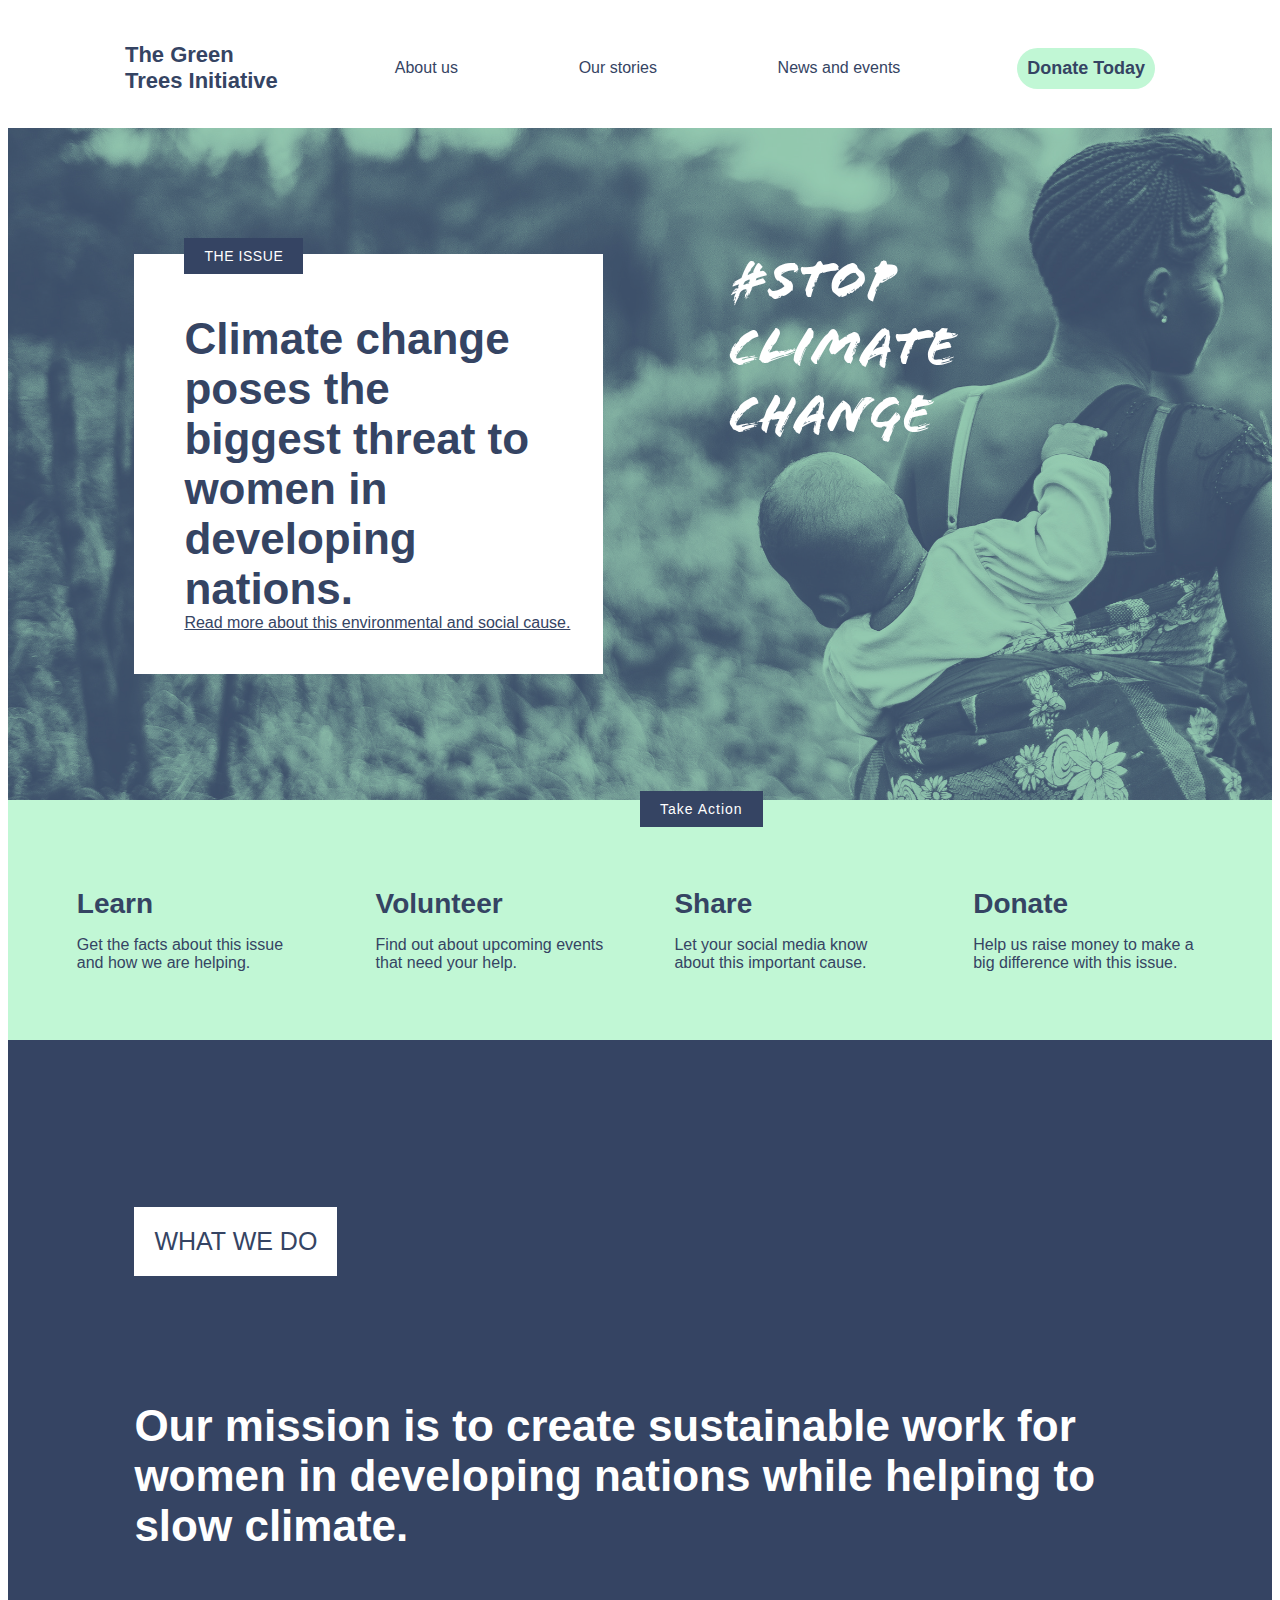
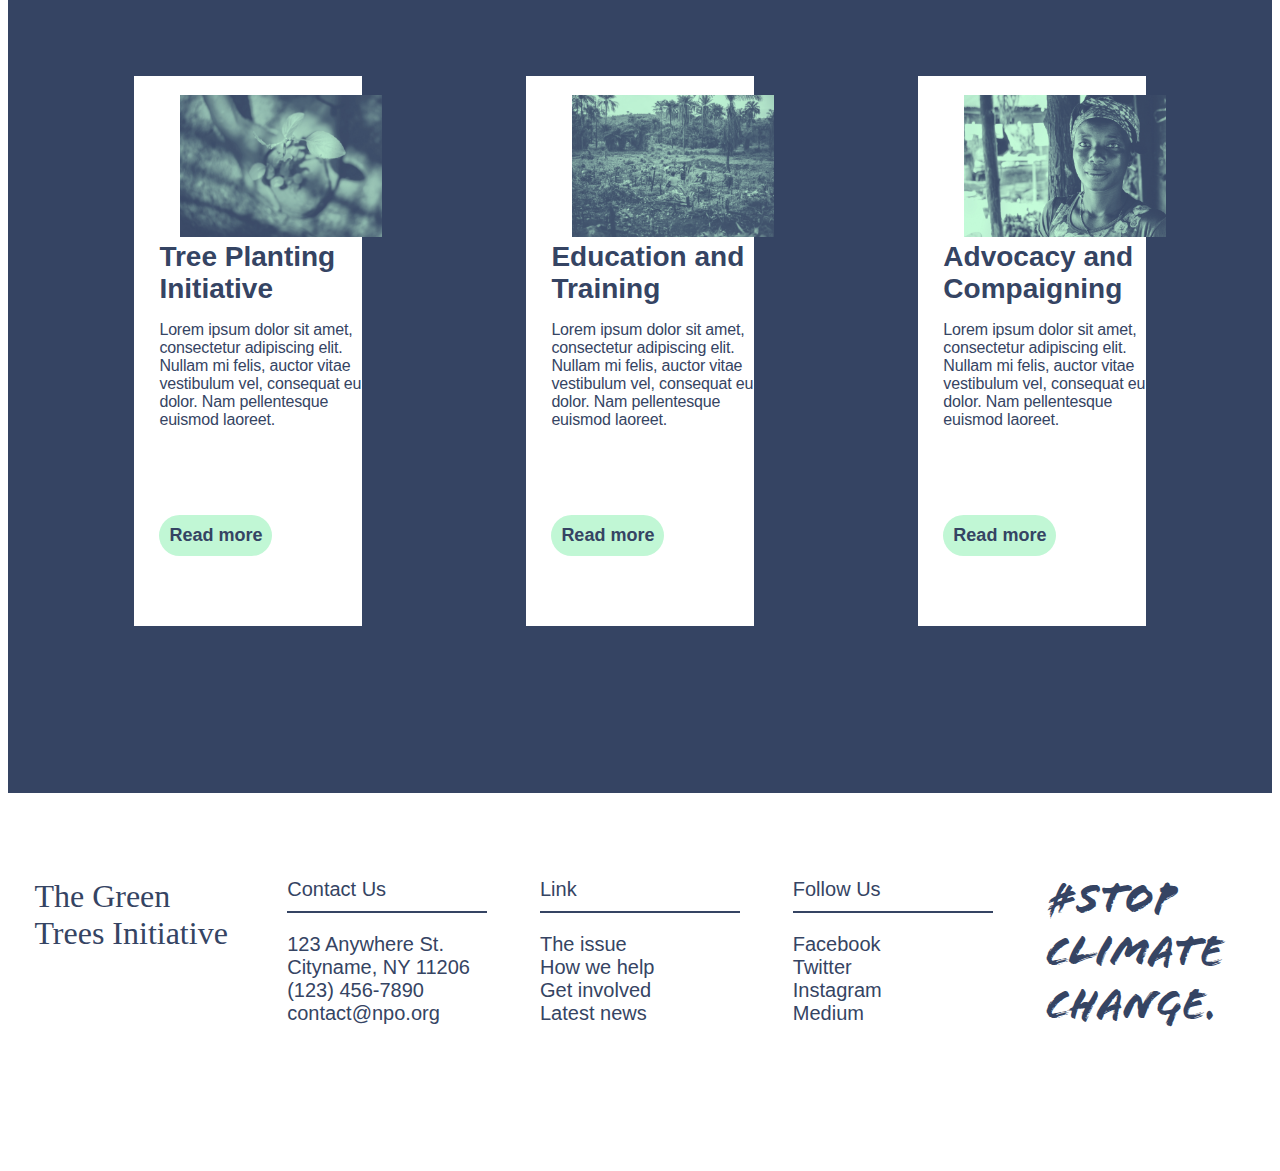
<file: index.html>
<!DOCTYPE html>
<html lang="en">
  <head>
    <meta charset="UTF-8" />
    <meta name="viewport" content="width=device-width, initial-scale=1.0" />
    <meta name="description" content="Professional Web Design" />
    <meta name="author" content="Vaibhav Srivastava" />
    <title>Green Tree Initiative | Welcome</title>
    <link rel="stylesheet" href="./css/style.css" />
  </head>
  <body>
    <header>
      <div class="container-1">
        <nav> 
          <span class="branding">The Green <br> Trees Initiative</span>
          <div class="nav-links">
          <a href="about.html">About us</a>
          <a href="stories.html">Our stories</a>
          <a href="news.html">News and events</a>
          </div>
          <button><a href="donate.html">Donate Today</a></button>
        </nav>
    </header>
     <section id="showcase-1">
       <div class="container-2">
        <div class="white-box">
          <span>THE ISSUE</span>
          <p>
            Climate change poses the biggest threat to women in developing
            nations.
          </p>
          <a href="about.html"
            >Read more about this environmental and social cause.</a
          >
      </div>
      <div class="logo">
        <span>#STOP CLIMATE CHANGE</span>
      </div>
       </div>
    </section>
      <section id="showcase-2">
        <span>Take Action</span>
      <div class="container-3">
          <div class="learn">
            <a href="learn.html">Learn</a>
            <p>Get the facts about this issue and how we are helping.</p>
          </div>
          <div class="volunteer">
            <a href="volunteer.html">Volunteer</a>
            <p>Find out about upcoming events that need your help.</p>
          </div>
          <div class="share">
            <a href="share.html">Share</a>
            <p>Let your social media know about this important cause.</p>
          </div>
          <div class="donate">
            <a href="donate.html">Donate</a>
            <p>Help us raise money to make a big difference with this issue.</p>
          </div>
      </div>
    </section>
   <section id="showcase-3">  
    <div class="container-4">
      <div class="whatwedo"><span>WHAT WE DO</span></div>
      <div class="mission"><p>
        Our mission is to create sustainable work for women in developing
        nations while helping to slow climate.
      </p></div>
        
        <div class="positioning">
          <div class="content-a">
            <div class="subbox">
              <div class="img">
                <img src="img/tree-planting.png" alt="tree-planting" />
              </div>
              <div class="msg">
                <span>Tree Planting Initiative</span>
              <p>
                Lorem ipsum dolor sit amet, consectetur adipiscing elit. Nullam mi
                felis, auctor vitae vestibulum vel, consequat eu dolor. Nam
                pellentesque euismod laoreet.
              </p>
              </div>
            </div>
            
            <button class="button">Read more</button>
          </div>
          <div class="content-b">
            <div class="subbox">
              <div class="img">
                <img src="img/education-training.png" alt="education-training" />
              </div>
              <div class="msg"><span>Education and Training</span>
                <p>
                  Lorem ipsum dolor sit amet, consectetur adipiscing elit. Nullam mi
                  felis, auctor vitae vestibulum vel, consequat eu dolor. Nam
                  pellentesque euismod laoreet.
                </p></div>
            </div>
            <button class="button">Read more</button>
          </div>
          <div class="content-c">
            <div class="subbox">
              <div class="img">
                <img src="img/advocacy.png" alt="advocacy" />
              </div>
              <div class="msg"><span>Advocacy and Compaigning</span>
                <p>
                  Lorem ipsum dolor sit amet, consectetur adipiscing elit. Nullam mi
                  felis, auctor vitae vestibulum vel, consequat eu dolor. Nam
                  pellentesque euismod laoreet.
                </p></div>
            </div>

            <button class="button">Read more</button>
          </div>
        </div>
      </div>
    </section>
    <footer>
      <div class="container-5">
        <div class="box-1">
          <span>
            The Green Trees Initiative
          </span>
        </div>
        <div class="contact">
          <span>Contact Us</span>

          <hr />
          <p>
            123 Anywhere St. <br />
            Cityname, NY 11206 <br />
            (123) 456-7890 <br />
            contact@npo.org
          </p>
        </div>
        <div class="link">
          <span>Link</span>

          <hr />
          <p>
            The issue <br />
            How we help <br />
            Get involved <br />
            Latest news
          </p>
        </div>
        <div class="follow">
          <span>Follow Us</span>

          <hr />
          <p>
            Facebook <br />
            Twitter <br />
            Instagram <br />
            Medium
          </p>
        </div>
        <div class="logo-2">
          <article>#STOP CLIMATE CHANGE.</article>
        </div>
      </div>
    </footer>
  </body>
</html>
</file>
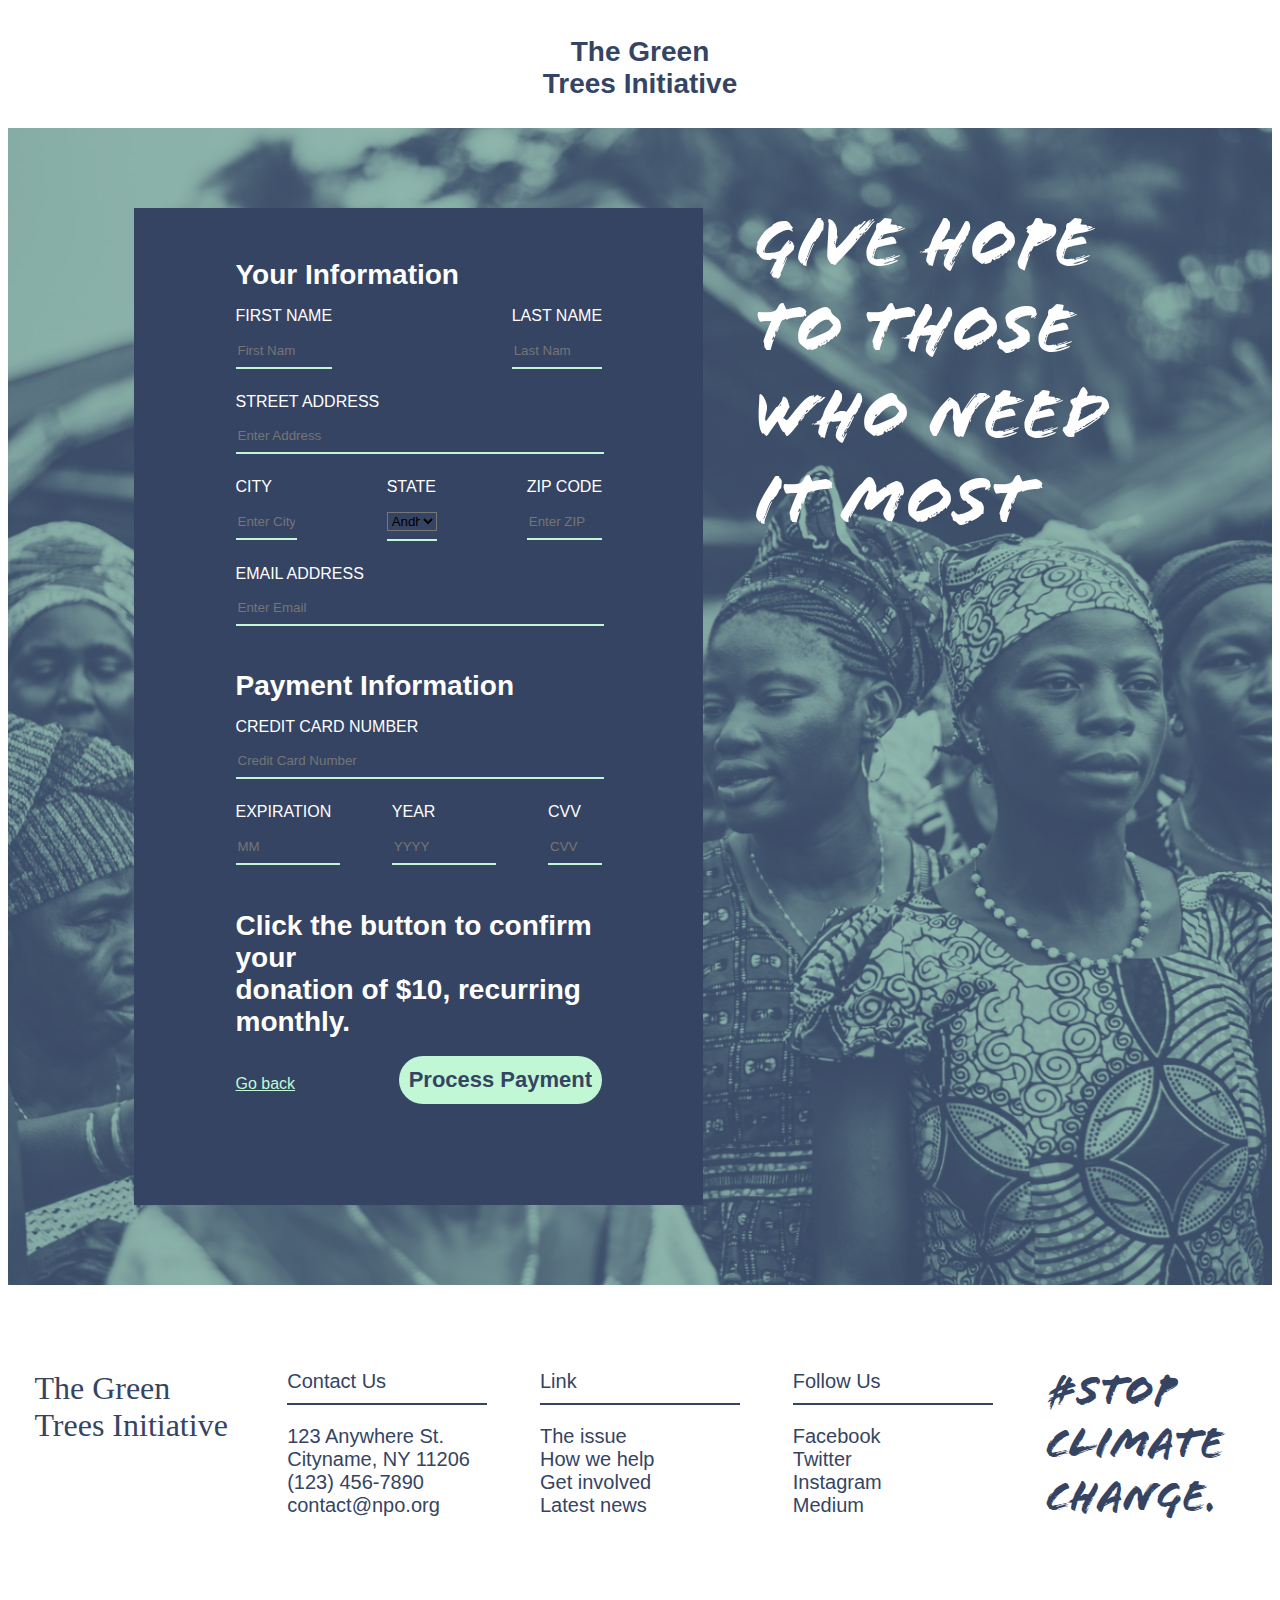
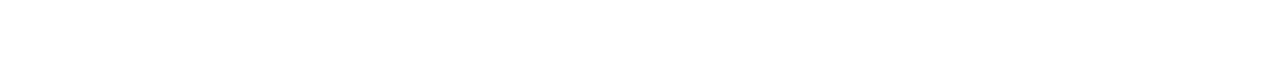
<file: donate.html>
<!DOCTYPE html>
<html lang="en">
  <head>
    <meta charset="UTF-8" />
    <meta name="viewport" content="width=device-width, initial-scale=1.0" />
    <title>Payment Page</title>
    <link rel="stylesheet" href="./css/paymentstyle.css" />
  </head>
  <body>
    <header>
      <div class="container">
        <div class="branding">
          <span>The Green<br />Trees Initiative</span>
        </div>
      </div>
    </header>
    <section id="payment-details">
      <div class="container-1">
        <div class="flex-content">
          <div class="info-box">
            <span class="heading-1">Your Information</span>
            <div class="name">
              <div class="first-name">
                <p>FIRST NAME</p>
                <input type="text" placeholder="First Name" size="5" />
                <hr />
              </div>
              <div class="last-name">
                <p>LAST NAME</p>
                <input type="text" placeholder="Last Name" size="5" />
                <hr />
              </div>
            </div>
            <div class="address">
              <p>STREET ADDRESS</p>
              <input type="text" placeholder="Enter Address" />
              <hr class="border" />
            </div>
            <div class="location">
              <div class="city">
                <p>CITY</p>
                <input type="text" placeholder="Enter City" size="5" />
                <hr />
              </div>
              <div class="state">
                <p>STATE</p>
                <select
                  class="”state-form”"
                  style="width: 50px; background-color: #354463;"
                >
                  <option value="”Andhra" Pradesh”>Andhra Pradesh</option>
                  <option value="”Andaman" and Nicobar Islands”
                    >Andaman and Nicobar Islands</option
                  >
                  <option value="”Arunachal" Pradesh”>Arunachal Pradesh</option>
                  <option value="”Assam”">Assam</option>
                  <option value="”Bihar”">Bihar</option>
                  <option value="”Chandigarh”">Chandigarh</option>
                  <option value="”Chhattisgarh”">Chhattisgarh</option>
                  <option value="”Dadar" and Nagar Haveli”
                    >Dadar and Nagar Haveli</option
                  >
                  <option value="”Daman" and Diu”>Daman and Diu</option>
                  <option value="”Delhi”">Delhi</option>
                  <option value="”Lakshadweep”">Lakshadweep</option>
                  <option value="”Puducherry”">Puducherry</option>
                  <option value="”Goa”">Goa</option>
                  <option value="”Gujarat”">Gujarat</option>
                  <option value="”Haryana”">Haryana</option>
                  <option value="”Himachal" Pradesh”>Himachal Pradesh</option>
                  <option value="”Jammu" and Kashmir”>Jammu and Kashmir</option>
                  <option value="”Jharkhand”">Jharkhand</option>
                  <option value="”Karnataka”">Karnataka</option>
                  <option value="”Kerala”">Kerala</option>
                  <option value="”Madhya" Pradesh”>Madhya Pradesh</option>
                  <option value="”Maharashtra”">Maharashtra</option>
                  <option value="”Manipur”">Manipur</option>
                  <option value="”Meghalaya”">Meghalaya</option>
                  <option value="”Mizoram”">Mizoram</option>
                  <option value="”Nagaland”">Nagaland</option>
                  <option value="”Odisha”">Odisha</option>
                  <option value="”Punjab”">Punjab</option>
                  <option value="”Rajasthan”">Rajasthan</option>
                  <option value="”Sikkim”">Sikkim</option>
                  <option value="”Tamil" Nadu”>Tamil Nadu</option>
                  <option value="”Telangana”">Telangana</option>
                  <option value="”Tripura”">Tripura</option>
                  <option value="”Uttar" Pradesh”>Uttar Pradesh</option>
                  <option value="”Uttarakhand”">Uttarakhand</option>
                  <option value="”West" Bengal”>West Bengal</option>
                </select>
                <hr />
              </div>
              <div class="zip">
                <p>ZIP CODE</p>
                <input type="text" placeholder="Enter ZIP" size="5" />
                <hr />
              </div>
            </div>
            <div class="email">
              <p>EMAIL ADDRESS</p>
              <input type="email" placeholder="Enter Email" />
              <hr class="border" />
            </div>
            <span class="payment-info">Payment Information</span>
            <div class="credit-card">
              <p>CREDIT CARD NUMBER</p>
              <input type="number" placeholder="Credit Card Number" />
              <hr class="border" />
            </div>
            <div class="card-details">
              <div class="expiration">
                <p>EXPIRATION</p>
                <input type="number" placeholder="MM" style="width: 100px;" />
                <hr />
              </div>
              <div class="year">
                <p>YEAR</p>
                <input type="number" placeholder="YYYY" style="width: 100px;" />
                <hr />
              </div>
              <div class="security">
                <p>CVV</p>
                <input type="password" placeholder="CVV" style="width: 50px;" />
                <hr />
              </div>
            </div>
            <span class="appeal">
              Click the button to confirm your <br />
              donation of $10, recurring monthly.
            </span>
            <div class="end-buttons">
              <a class="goback" href="index.html">Go back</a>
              <button>Process Payment</button>
            </div>
          </div>
          <span class="title">GIVE HOPE TO THOSE WHO NEED IT MOST</span>
        </div>
      </div>
    </section>
    <footer>
      <div class="container-2">
        <div class="box-1">
          <span>
            The Green Trees Initiative
          </span>
        </div>
        <div class="contact">
          <span>Contact Us</span>

          <hr />
          <p>
            123 Anywhere St. <br />
            Cityname, NY 11206 <br />
            (123) 456-7890 <br />
            contact@npo.org
          </p>
        </div>
        <div class="link">
          <span>Link</span>

          <hr />
          <p>
            The issue <br />
            How we help <br />
            Get involved <br />
            Latest news
          </p>
        </div>
        <div class="follow">
          <span>Follow Us</span>

          <hr />
          <p>
            Facebook <br />
            Twitter <br />
            Instagram <br />
            Medium
          </p>
        </div>
        <div class="logo-2">
          <article>#STOP CLIMATE CHANGE.</article>
        </div>
      </div>
    </footer>
  </body>
</html>
</file>
<file: css/style.css>
@font-face {
  font-family: Flood Std;
  src: url('../img/FloodStd.otf');
}

body {
  font-family: Helvetica;
}

header {
  top: 0px;
  left: 0px;
  width: 100%;
  height: 120px;
  background: #ffffff 0% 0% no-repeat padding-box;
  opacity: 1;
}

.container-1 {
  display: flex;
  justify-content: space-around;
}

nav {
  display: flex;
  justify-content: space-evenly;
  align-items: center;
  height: 120px;
  width: 100%;
}

.branding {
  font: Bold 22px Helvetica;
  color: #354463;
}

.nav-links a {
  color: #354463;
  font: 16px Helvetica;
  display: flex;
  text-decoration: none;
}

.nav-links {
  display: flex;
  flex-direction: row;
  width: 40%;
  justify-content: space-between;
}

nav button {
  background: #c1f7d5 0% 0% no-repeat padding-box;
  border-radius: 100px;
  border: none;
  padding: 10px;
  opacity: 1;
}

nav > button > a {
  font: Bold 18px Helvetica;
  color: #354463;
  text-decoration: none;
}

#showcase-1 {
  background: transparent url('../img/annie-spratt-135307-unsplash.png') 0% 0%
    no-repeat padding-box;
  background-color: #354463;
  background-size: cover;
  height: 672px;
  opacity: 1;
}

.container-2 {
  display: flex;
  height: 672px;
  justify-content: center;
}

.white-box {
  position: relative;
  background-color: #ffffff;
  height: auto;
  width: auto;
  display: flex;
  flex-direction: column;
  justify-content: center;
  margin: 10%;
  padding: 50px;
}

.white-box span {
  position: absolute;
  background-color: #354463;
  color: #ffffff;
  padding: 10px 20px;
  width: fit-content;
  letter-spacing: 0.56px;
  font: 14px Helvetica;
  top: -4%;
}

.white-box > p {
  color: #354463;
  font: Bold 44px Helvetica;
}

.white-box a {
  font: 16px Helvetica;
  color: #354463;
  position: absolute;
  bottom: 10%;
}

.logo {
  margin: 10% 25% 10% 0%;
  width: 20%;
  font: 56px Flood Std;
  color: #ffffff;
}

#showcase-2 {
  background-size: cover;
  background-color: #c1f7d5;
  height: 240px;
  opacity: 1;
}

#showcase-2 > span {
  background-color: #354463;
  color: #ffffff;
  padding: 10px 20px;
  letter-spacing: 1px;
  width: fit-content;
  font: 14px Helvetica;
  margin-left: 50%;
}

.container-3 {
  display: flex;
  justify-content: space-evenly;
  height: 240px;
  opacity: 1;
}

.container-3 a {
  text-decoration: none;
  color: #354463;
  font: Bold 28px Helvetica;
}

.container-3 p {
  color: #354463;
  font: 16px Helvetica;
}

.learn,
.volunteer,
.share,
.donate {
  width: 230px;
  height: 90ox;
  align-self: center;
}

#showcase-3 {
  background-size: cover;
}

.container-4 {
  display: flex;
  background-color: #354463;
  height: 1100px;
  padding: 10%;
  flex-direction: column;
  justify-content: space-around;
}

.whatwedo {
  background-color: #ffffff;
  padding: 20px;
  font: 25px Helvetica;
  color: #354463;
  width: fit-content;
}

.mission {
  width: fit-content;
  font: Bold 44px Helvetica;
  color: #ffffff;
}

.positioning {
  display: flex;
  height: 50%;
  justify-content: space-between;
}

.content-a,
.content-b,
.content-c {
  width: 20%;
  display: flex;
  flex-direction: column;
  padding-left: 25px;
  justify-content: space-evenly;
  background-color: #ffffff;
}

.positioning span {
  font: Bold 28px Helvetica;
  color: #354463;
}

.positioning p {
  font: 16px Helvetica;
  color: #354463;
  letter-spacing: -0.16px;
}

.positioning button {
  background: #c1f7d5 0% 0% no-repeat padding-box;
  border-radius: 100px;
  opacity: 1;
  color: #354463;
  width: fit-content;
  padding: 10px;
  border: none;
  font: Bold 18px Helvetica;
}

img {
  margin-top: -25%;
  margin-left: 10%;
  width: 100%;
}

footer {
  top: 0px;
  left: 0px;
  width: 100%;
  height: 370px;
  background: #ffffff 0% 0% no-repeat padding-box;
  opacity: 1;
}

.container-5 {
  width: 100%;
  height: 370px;
  display: flex;
  justify-content: space-around;
  align-items: center;
  color: #354463;
}

.box-1 {
  width: 200px;
  height: 200px;
  font: 32px bold;
}

.contact {
  width: 200px;
  height: 200px;
  font-size: 20px;
}

.link {
  width: 200px;
  height: 200px;
  font-size: 20px;
}

.follow {
  width: 200px;
  height: 200px;
  font-size: 20px;
}

.logo-2 {
  width: 200px;
  height: 200px;
  font: 44px Flood Std;
}

.container-5 hr {
  border: 1px solid #354463;
}

@media (max-width: 1220px) {
  .container-2 {
    flex-direction: column-reverse;
  }

  .logo {
    margin: 5% 0% 0% 10%;
    font: 44px Flood Std;
  }

  .white-box {
    margin: 5% 10% 10% 10%;
  }

  .white-box > p {
    font: Bold 36px Helvetica;
  }

  .learn,
  .volunteer,
  .share,
  .donate {
    width: 40%;
  }

  #showcase-2 {
    height: 440px;
  }

  .container-3 {
    flex-wrap: wrap;
    height: 336px;
  }

  .container-4 {
    height: 1600px;
  }

  .positioning {
    flex-direction: column;
    height: inherit;
  }

  img {
    margin-top: auto;
    margin-left: auto;
    width: auto;
  }

  .content-a,
  .content-b,
  .content-c {
    height: auto;
    width: auto;
    justify-content: space-between;
  }

  .img {
    width: auto;
    margin-top: -5%;
  }
  .msg {
    margin-left: 5%;
    width: auto;
  }

  .subbox {
    display: flex;
  }

  .container-5 {
    flex-wrap: wrap;
    height: 500px;
  }

  .follow {
    margin-left: 34%;
  }
}

@media (max-width: 650px) {
  nav {
    flex-wrap: wrap;
  }

  .nav-links {
    flex-direction: column;
  }

  .white-box {
    margin: 20% 5% 0% 5%;
    padding: 35px;
  }

  .white-box > p {
    font: Bold 22px Helvetica;
  }

  #showcase-2 > span {
    margin-left: 30%;
  }

  .container-3 a {
    font: Bold 18px Helvetica;
  }

  .container-3 p {
    font: 14px Helvetica;
  }

  .whatwedo {
    font: 14px Helvetica;
    margin-left: 20%;
  }

  .mission {
    font: Bold 22px Helvetica;
  }

  .subbox {
    flex-direction: column;
  }

  .positioning span {
    font: Bold 18px Helvetica;
  }

  .positioning button {
    font: Bold 14px Helvetica;
    padding: 2%;
  }

  .positioning p {
    font: 14px Helvetica;
  }
  .button {
    align-self: center;
  }

  img {
    width: 60%;
    margin-left: 15%;
  }

  .msg {
    margin: 0% 15%;
  }

  /* Footer */

  .container-5 {
    justify-content: space-around;
    height: 700px;
  }

  .box-1 {
    font-size: 18px;
    height: auto;
    width: auto;
  }

  .contact,
  .link {
    font-size: 14px;
    height: auto;
    width: auto;
  }

  .follow {
    margin-left: 0%;
    font-size: 14px;
    height: auto;
    width: auto;
  }
}
</file>
<file: css/paymentstyle.css>
@font-face {
  font-family: Flood Std;
  src: url('../img/FloodStd.otf');
}

body {
  font-family: Helvetica;
  color: #ffffff;
}

header {
  top: 0px;
  left: 0px;
  width: 100%;
  height: 120px;
  background: #ffffff 0% 0% no-repeat padding-box;
  opacity: 1;
}

.branding {
  font-size: 28px;
  font-weight: bold;
  color: #354463;
  text-align: center;
  padding: 28px 0px 28px 0px;
  line-height: normal;
}

#payment-details {
  background: transparent url('../img/annie-spratt-427340-unsplash-(1).png') 0%
    0% no-repeat padding-box;
  background-color: #354463;
  background-size: cover;
  opacity: 1;
}

.container-1 {
  padding: 80px 0px;
}

input {
  background-color: #354463;
  border: none;
}

button {
  color: #354463;
  border: none;
  font: Bold 22px/28px Helvetica;
  padding: 10px;
  margin-top: 5%;
  background: #c1f7d5 0% 0% no-repeat padding-box;
  border-radius: 100px;
  opacity: 1;
}

.goback {
  margin-top: 10%;
  color: #c1f7d5;
}

hr {
  border: 1px solid #c1f7d5;
}

.border {
  color: 1px solid #c1f7d5;
  width: 100%;
}

.flex-content {
  display: flex;
  justify-content: space-between;
  width: 80%;
  margin-left: 10%;
}

.info-box {
  display: flex;
  flex-direction: column;
  background-color: #354463;
  padding: 5% 10% 10% 10%;
}

.title {
  color: #ffffff;
  font: 72px Flood Std;
  padding-left: 5%;
  height: 500px;
  width: 500px;
}

.heading-1 {
  display: flex;
  font-size: 28px;
  font-weight: bold;
  justify-content: space-between;
}

.name {
  display: flex;
  justify-content: space-between;
}
.address {
  display: flex;
  flex-direction: column;
  justify-content: space-between;
}

.location {
  display: flex;
  justify-content: space-between;
}

.email {
  display: flex;
  flex-direction: column;
  justify-content: space-between;
}

.payment-info {
  display: flex;
  font-size: 28px;
  margin-top: 10%;
  font-weight: bold;
  justify-content: space-between;
}

.credit-card {
  display: flex;
  flex-direction: column;
  justify-content: space-between;
}

.card-details {
  display: flex;
  justify-content: space-between;
}

.appeal {
  display: flex;
  font-size: 28px;
  margin-top: 10%;
  font-weight: bold;
}

.end-buttons {
  display: flex;
  justify-content: space-between;
}

footer {
  top: 0px;
  left: 0px;
  width: 100%;
  height: 370px;
  background: #ffffff 0% 0% no-repeat padding-box;
  opacity: 1;
}

.container-2 {
  width: 100%;
  height: 370px;
  display: flex;
  justify-content: space-around;
  align-items: center;
  color: #354463;
}

.box-1 {
  width: 200px;
  height: 200px;
  font: 32px bold;
}

.contact {
  width: 200px;
  height: 200px;
  font-size: 20px;
}

.link {
  width: 200px;
  height: 200px;
  font-size: 20px;
}

.follow {
  width: 200px;
  height: 200px;
  font-size: 20px;
}

.logo-2 {
  width: 200px;
  height: 200px;
  font: 44px Flood Std;
}

.container-2 hr {
  border: 1px solid #354463;
}

@media (max-width: 768px) {
  .flex-content {
    flex-direction: column-reverse;
  }

  .title {
    font: 44px Flood Std;
    padding-left: 10%;
    width: 450px;
    height: 130px;
  }

  .container-2 {
    flex-wrap: wrap;
    height: 500px;
  }

  .follow {
    margin-left: 34%;
  }
}

@media (max-width: 624px) {
  .container-1 {
    padding: 40px 0px;
  }

  .branding {
    font-size: 18px;
  }

  .title {
    font-size: 32px;
    width: auto;
  }

  .heading-1,
  .payment-info,
  .appeal {
    font-size: 22px;
  }

  .first-name,
  .last-name,
  .city,
  .state,
  .zip,
  .expiration,
  .year,
  .security {
    width: 30%;
  }

  .info-box {
    font-size: 11px;
    width: auto;
  }

  .end-buttons {
    flex-direction: column-reverse;
  }

  button {
    font: Bold 16px Helvetica;
  }

  .container-2 {
    justify-content: space-around;
    height: 700px;
  }

  .box-1 {
    font-size: 18px;
    height: auto;
    width: auto;
  }

  .contact,
  .link {
    font-size: 14px;
    height: auto;
    width: auto;
  }

  .follow {
    margin-left: 0%;
    font-size: 14px;
    height: auto;
    width: auto;
  }
}
</file>
